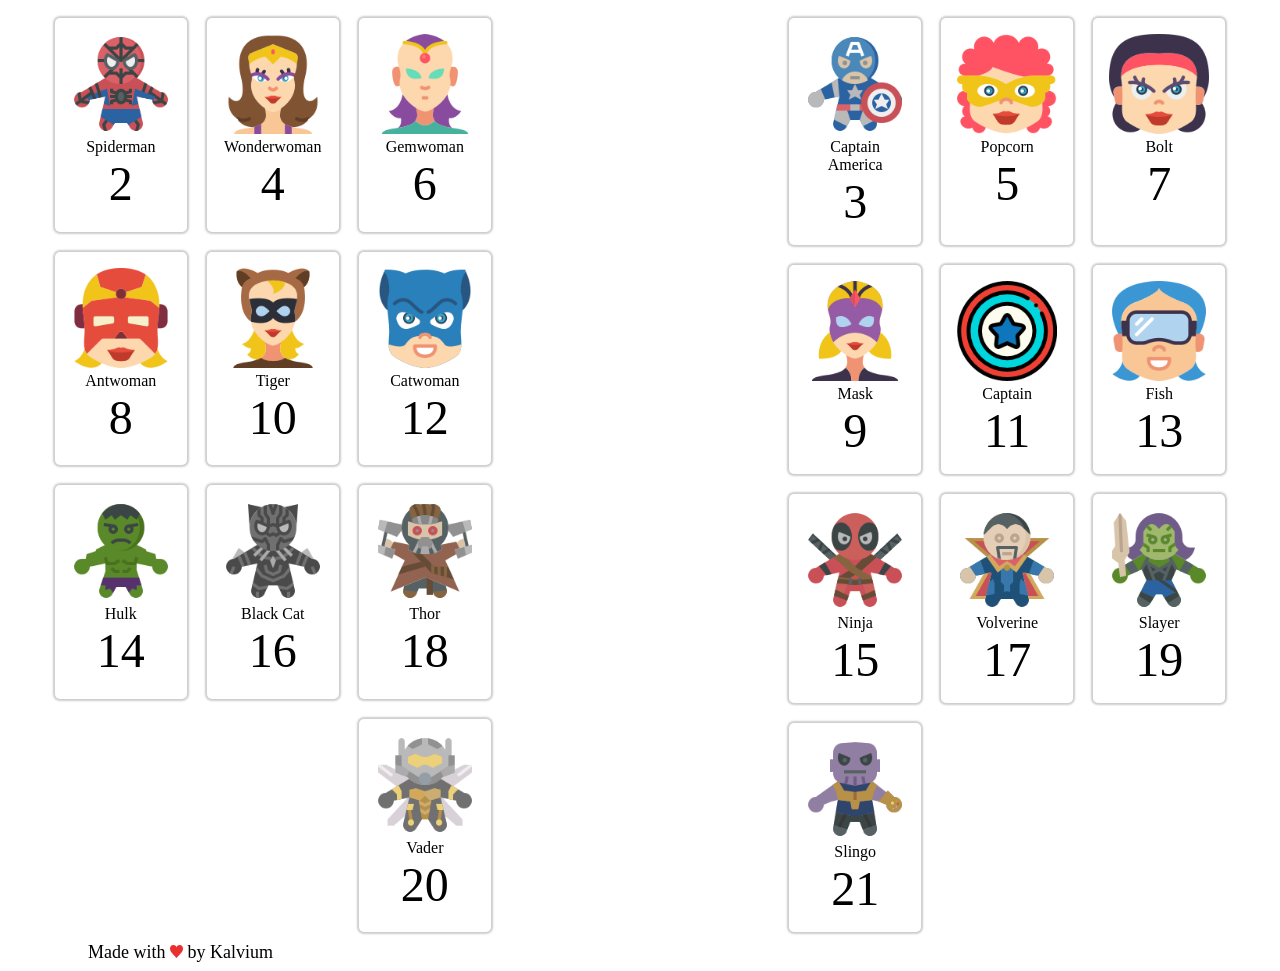
<file: main.html>
<!DOCTYPE html>
<html lang="en">
  <head>
    <meta charset="UTF-8" />
    <meta name="viewport" content="width=device-width, initial-scale=1.0" />
    <meta http-equiv="X-UA-Compatible" content="ie=edge" />
    <title>Super Wars</title>
    <link rel="stylesheet" href="src/style.css" />
  </head>

  <body>
    <div class="arena">
      <div id="heroes" class="team"></div>
      <div id="score"></div>
      <div id="villains" class="team"></div>
    </div>
    <footer class="footer">
      Made with <img src="images/Vector.svg" /> by Kalvium
    </footer>
  </body>
  <script src="src/app.js"></script>
</html>
</file>
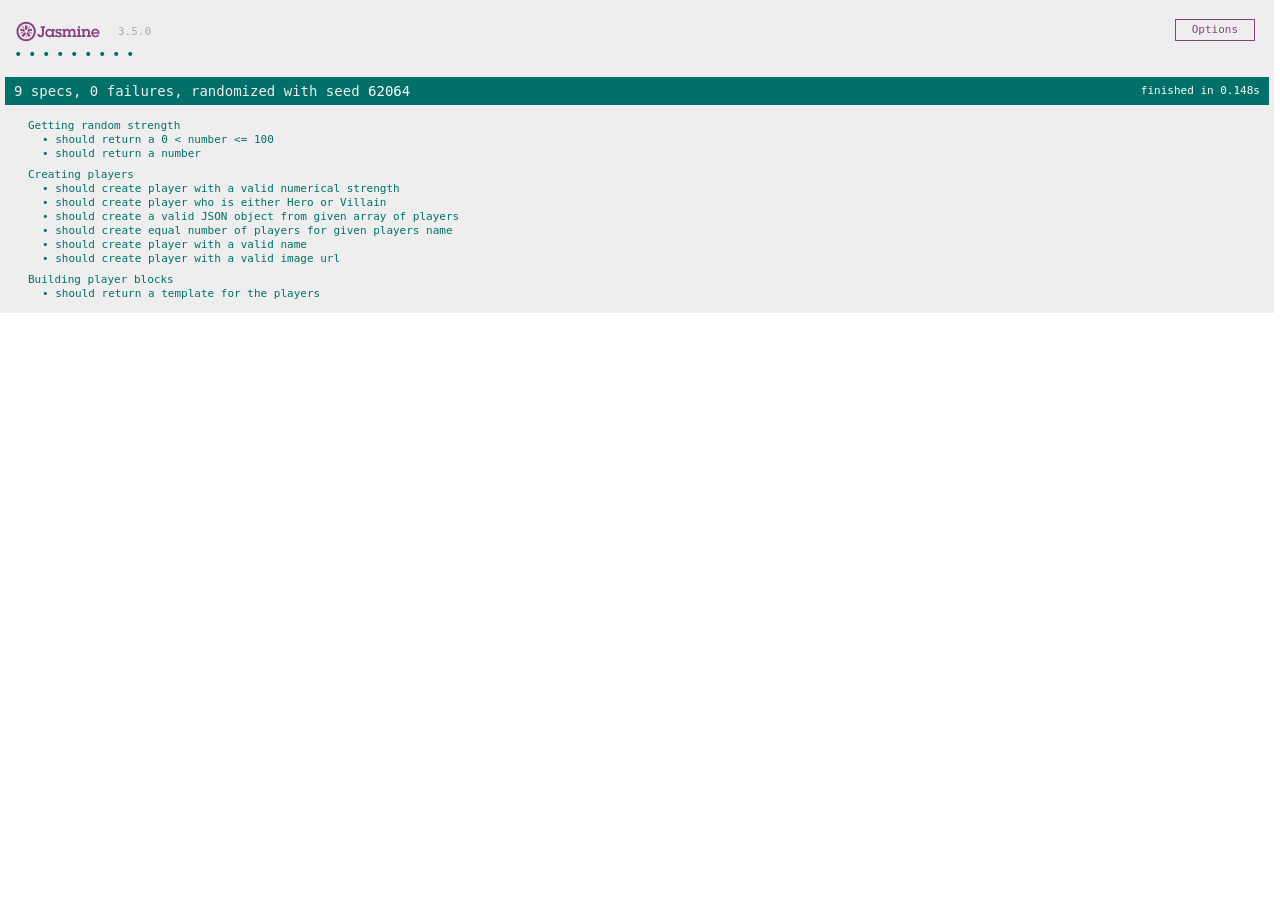
<file: SpecRunner.html>
<!DOCTYPE html>
<html>

<head>
  <meta charset="utf-8">
  <title>Jasmine Spec Runner v3.5.0</title>

  <link rel="shortcut icon" type="image/png" href="jasmine/jasmine-3.5.0/jasmine_favicon.png">
  <link rel="stylesheet" href="jasmine/jasmine-3.5.0/jasmine.css">
  <!-- include source files here... -->
  <script src="src/app.js"></script>

  <script src="jasmine/jasmine-3.5.0/jasmine.js"></script>
  <script src="jasmine/jasmine-3.5.0/jasmine-html.js"></script>
  <script src="jasmine/jasmine-3.5.0/boot.js"></script>


  <!-- include spec files here... -->
  <script src="tests/appSpec.js"></script>

</head>

<body>
</body>

</html>
</file>
<file: src/style.css>
.arena {
    display: grid;
    grid-template-columns: 2fr 1fr 2fr;
    grid-column-gap: 1em;
}

/* Team */
.team {
    display: flex;
    flex-wrap: wrap;
}

.team#heroes {
    justify-content: flex-end;
}

/* Player cards */
.player {
    border-radius: 5px;
    box-shadow: 0px 0px 2px 2px rgba(0, 0, 0, 0.2);
    margin: 10px;
    padding: 1rem;
    text-align: center;
    width: 100px;
}

.player>img {
    width: 100%;
    height: auto;
}

.player>.strength {
    font-size: 3em;
}

#score {
    font-size: 3em;
    text-align: center;
}

.footer{
    margin-left: 80px;
    font-size: 18px;
}
</file>
<file: jasmine/jasmine-3.5.0/jasmine.css>
@charset "UTF-8";
body { overflow-y: scroll; }

.jasmine_html-reporter { width: 100%; background-color: #eee; padding: 5px; margin: -8px; font-size: 11px; font-family: Monaco, "Lucida Console", monospace; line-height: 14px; color: #333; }

.jasmine_html-reporter a { text-decoration: none; }

.jasmine_html-reporter a:hover { text-decoration: underline; }

.jasmine_html-reporter p, .jasmine_html-reporter h1, .jasmine_html-reporter h2, .jasmine_html-reporter h3, .jasmine_html-reporter h4, .jasmine_html-reporter h5, .jasmine_html-reporter h6 { margin: 0; line-height: 14px; }

.jasmine_html-reporter .jasmine-banner, .jasmine_html-reporter .jasmine-symbol-summary, .jasmine_html-reporter .jasmine-summary, .jasmine_html-reporter .jasmine-result-message, .jasmine_html-reporter .jasmine-spec .jasmine-description, .jasmine_html-reporter .jasmine-spec-detail .jasmine-description, .jasmine_html-reporter .jasmine-alert .jasmine-bar, .jasmine_html-reporter .jasmine-stack-trace { padding-left: 9px; padding-right: 9px; }

.jasmine_html-reporter .jasmine-banner { position: relative; }

.jasmine_html-reporter .jasmine-banner .jasmine-title { background: url("[data-uri]") no-repeat; background: url("[data-uri]") no-repeat, none; -moz-background-size: 100%; -o-background-size: 100%; -webkit-background-size: 100%; background-size: 100%; display: block; float: left; width: 90px; height: 25px; }

.jasmine_html-reporter .jasmine-banner .jasmine-version { margin-left: 14px; position: relative; top: 6px; }

.jasmine_html-reporter #jasmine_content { position: fixed; right: 100%; }

.jasmine_html-reporter .jasmine-version { color: #aaa; }

.jasmine_html-reporter .jasmine-banner { margin-top: 14px; }

.jasmine_html-reporter .jasmine-duration { color: #fff; float: right; line-height: 28px; padding-right: 9px; }

.jasmine_html-reporter .jasmine-symbol-summary { overflow: hidden; margin: 14px 0; }

.jasmine_html-reporter .jasmine-symbol-summary li { display: inline-block; height: 10px; width: 14px; font-size: 16px; }

.jasmine_html-reporter .jasmine-symbol-summary li.jasmine-passed { font-size: 14px; }

.jasmine_html-reporter .jasmine-symbol-summary li.jasmine-passed:before { color: #007069; content: "•"; }

.jasmine_html-reporter .jasmine-symbol-summary li.jasmine-failed { line-height: 9px; }

.jasmine_html-reporter .jasmine-symbol-summary li.jasmine-failed:before { color: #ca3a11; content: "×"; font-weight: bold; margin-left: -1px; }

.jasmine_html-reporter .jasmine-symbol-summary li.jasmine-excluded { font-size: 14px; }

.jasmine_html-reporter .jasmine-symbol-summary li.jasmine-excluded:before { color: #bababa; content: "•"; }

.jasmine_html-reporter .jasmine-symbol-summary li.jasmine-excluded-no-display { font-size: 14px; display: none; }

.jasmine_html-reporter .jasmine-symbol-summary li.jasmine-pending { line-height: 17px; }

.jasmine_html-reporter .jasmine-symbol-summary li.jasmine-pending:before { color: #ba9d37; content: "*"; }

.jasmine_html-reporter .jasmine-symbol-summary li.jasmine-empty { font-size: 14px; }

.jasmine_html-reporter .jasmine-symbol-summary li.jasmine-empty:before { color: #ba9d37; content: "•"; }

.jasmine_html-reporter .jasmine-run-options { float: right; margin-right: 5px; border: 1px solid #8a4182; color: #8a4182; position: relative; line-height: 20px; }

.jasmine_html-reporter .jasmine-run-options .jasmine-trigger { cursor: pointer; padding: 8px 16px; }

.jasmine_html-reporter .jasmine-run-options .jasmine-payload { position: absolute; display: none; right: -1px; border: 1px solid #8a4182; background-color: #eee; white-space: nowrap; padding: 4px 8px; }

.jasmine_html-reporter .jasmine-run-options .jasmine-payload.jasmine-open { display: block; }

.jasmine_html-reporter .jasmine-bar { line-height: 28px; font-size: 14px; display: block; color: #eee; }

.jasmine_html-reporter .jasmine-bar.jasmine-failed, .jasmine_html-reporter .jasmine-bar.jasmine-errored { background-color: #ca3a11; border-bottom: 1px solid #eee; }

.jasmine_html-reporter .jasmine-bar.jasmine-passed { background-color: #007069; }

.jasmine_html-reporter .jasmine-bar.jasmine-incomplete { background-color: #bababa; }

.jasmine_html-reporter .jasmine-bar.jasmine-skipped { background-color: #bababa; }

.jasmine_html-reporter .jasmine-bar.jasmine-warning { background-color: #ba9d37; color: #333; }

.jasmine_html-reporter .jasmine-bar.jasmine-menu { background-color: #fff; color: #aaa; }

.jasmine_html-reporter .jasmine-bar.jasmine-menu a { color: #333; }

.jasmine_html-reporter .jasmine-bar a { color: white; }

.jasmine_html-reporter.jasmine-spec-list .jasmine-bar.jasmine-menu.jasmine-failure-list, .jasmine_html-reporter.jasmine-spec-list .jasmine-results .jasmine-failures { display: none; }

.jasmine_html-reporter.jasmine-failure-list .jasmine-bar.jasmine-menu.jasmine-spec-list, .jasmine_html-reporter.jasmine-failure-list .jasmine-summary { display: none; }

.jasmine_html-reporter .jasmine-results { margin-top: 14px; }

.jasmine_html-reporter .jasmine-summary { margin-top: 14px; }

.jasmine_html-reporter .jasmine-summary ul { list-style-type: none; margin-left: 14px; padding-top: 0; padding-left: 0; }

.jasmine_html-reporter .jasmine-summary ul.jasmine-suite { margin-top: 7px; margin-bottom: 7px; }

.jasmine_html-reporter .jasmine-summary li.jasmine-passed a { color: #007069; }

.jasmine_html-reporter .jasmine-summary li.jasmine-failed a { color: #ca3a11; }

.jasmine_html-reporter .jasmine-summary li.jasmine-empty a { color: #ba9d37; }

.jasmine_html-reporter .jasmine-summary li.jasmine-pending a { color: #ba9d37; }

.jasmine_html-reporter .jasmine-summary li.jasmine-excluded a { color: #bababa; }

.jasmine_html-reporter .jasmine-specs li.jasmine-passed a:before { content: "• "; }

.jasmine_html-reporter .jasmine-specs li.jasmine-failed a:before { content: "× "; }

.jasmine_html-reporter .jasmine-specs li.jasmine-empty a:before { content: "* "; }

.jasmine_html-reporter .jasmine-specs li.jasmine-pending a:before { content: "• "; }

.jasmine_html-reporter .jasmine-specs li.jasmine-excluded a:before { content: "• "; }

.jasmine_html-reporter .jasmine-description + .jasmine-suite { margin-top: 0; }

.jasmine_html-reporter .jasmine-suite { margin-top: 14px; }

.jasmine_html-reporter .jasmine-suite a { color: #333; }

.jasmine_html-reporter .jasmine-failures .jasmine-spec-detail { margin-bottom: 28px; }

.jasmine_html-reporter .jasmine-failures .jasmine-spec-detail .jasmine-description { background-color: #ca3a11; color: white; }

.jasmine_html-reporter .jasmine-failures .jasmine-spec-detail .jasmine-description a { color: white; }

.jasmine_html-reporter .jasmine-result-message { padding-top: 14px; color: #333; white-space: pre-wrap; }

.jasmine_html-reporter .jasmine-result-message span.jasmine-result { display: block; }

.jasmine_html-reporter .jasmine-stack-trace { margin: 5px 0 0 0; max-height: 224px; overflow: auto; line-height: 18px; color: #666; border: 1px solid #ddd; background: white; white-space: pre; }
</file>
